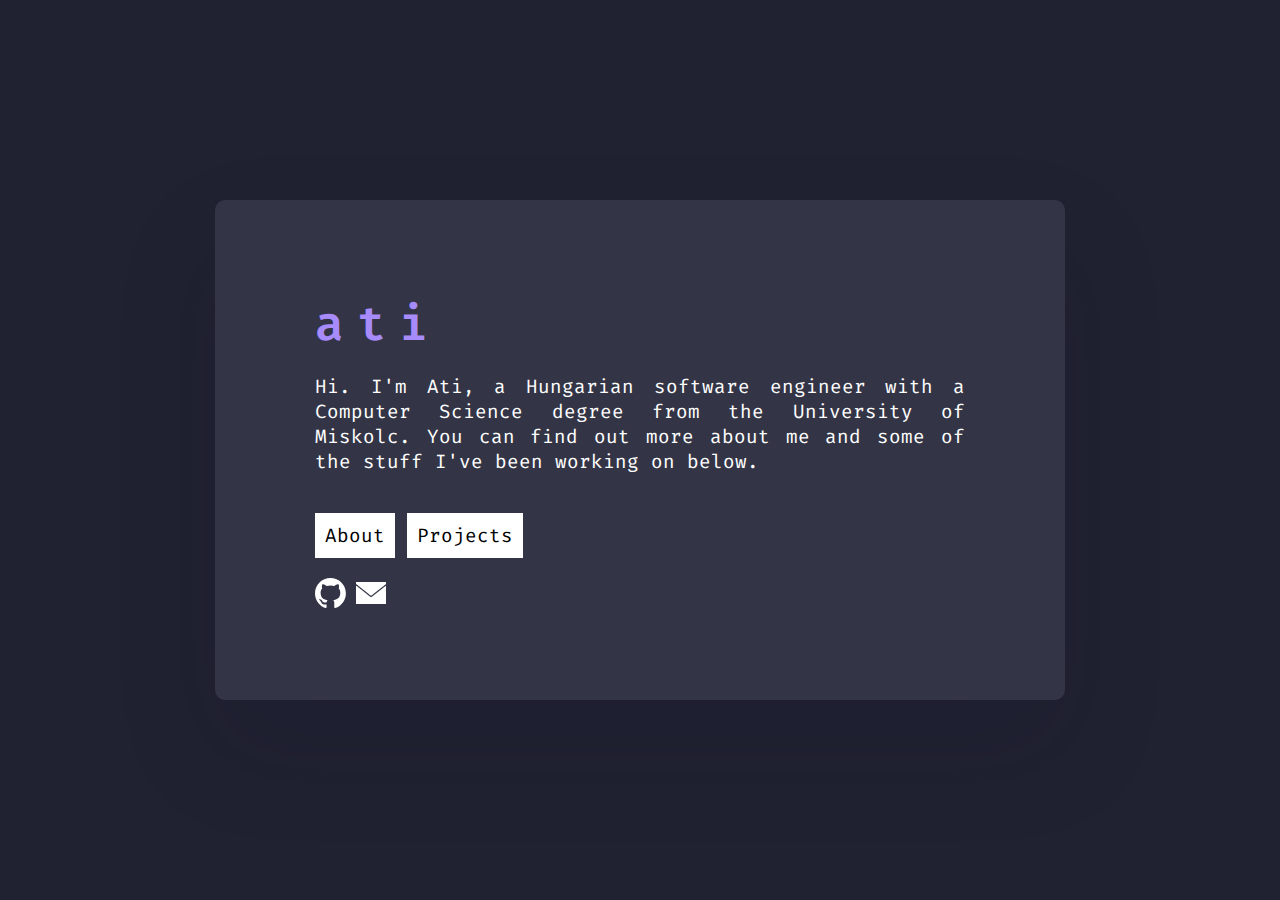
<file: index.html>
<!DOCTYPE html>
<html lang="en">
  <head>
    <meta charset="UTF-8" />
    <meta name="viewport" content="width=device-width, initial-scale=1.0" />
    <link rel="stylesheet" href="styles.css" />
    <title>ati: Home</title>
  </head>
  <body>
    <div class="home-container">
      <div class="welcome-card">
        <div class="logo">ati</div>
        <p>
          Hi. I'm Ati, a Hungarian software engineer with a Computer Science
          degree from the University of Miskolc. You can find out more about me
          and some of the stuff I've been working on below.
        </p>
        <div class="button-links">
          <a href="./pages/about.html"
            ><button class="welcome-card-btn">About</button>
          </a>
          <a href="./pages/projects.html">
            <button class="welcome-card-btn">Projects</button>
          </a>
        </div>
        <div class="icon-links">
          <a href="https://github.com/ati72" target="_blank">
            <img
              class="logo-icon"
              src="icons/github-mark-white.svg"
              alt="github logo"
            />
          </a>
          <a href="mailto:hegedusattila@protonmail.com">
            <img
              class="logo-icon"
              src="icons/email-icon.png"
              alt="email icon"
            />
          </a>
        </div>
      </div>
    </div>
  </body>
</html>
</file>
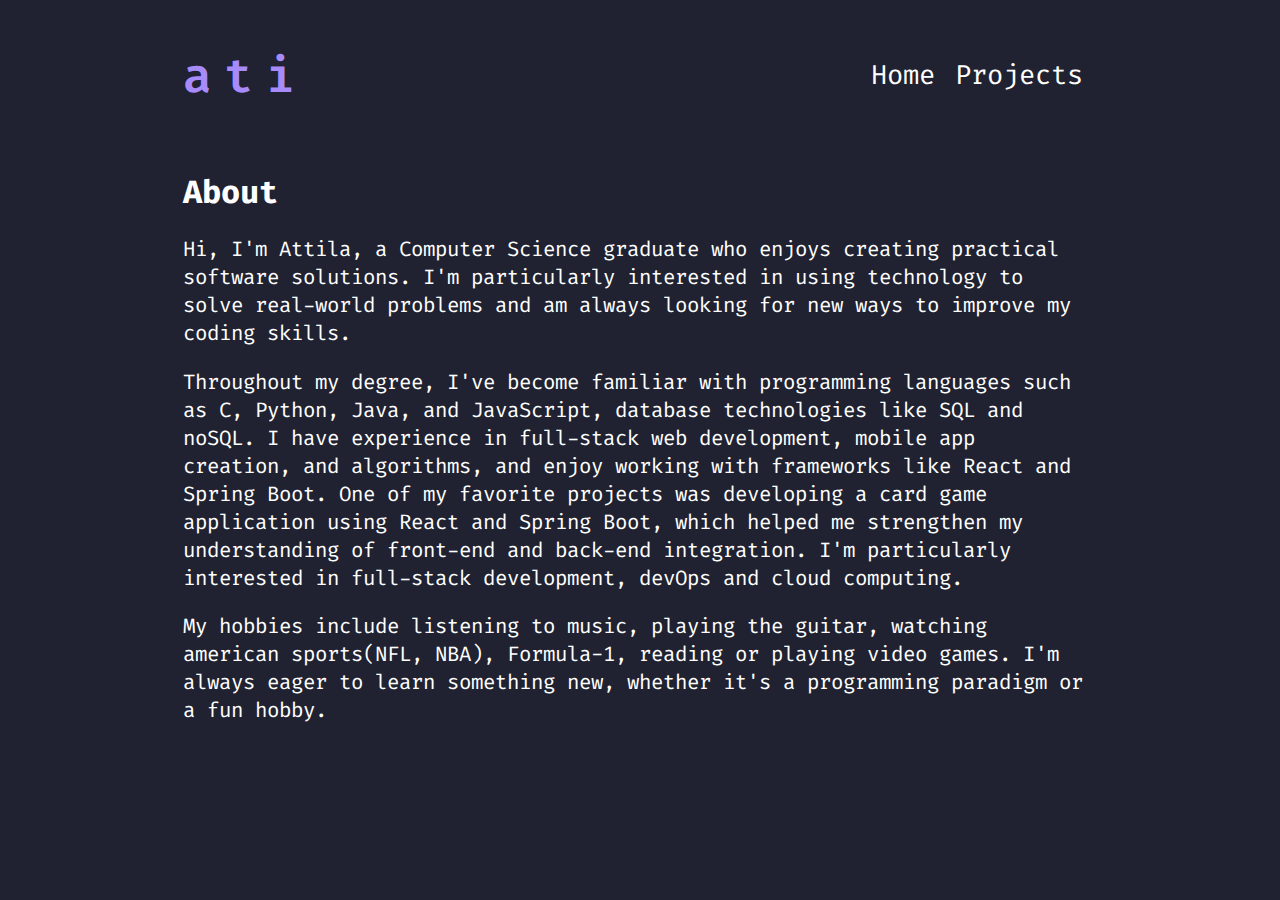
<file: pages/about.html>
<!DOCTYPE html>
<html lang="en">
  <head>
    <meta charset="UTF-8" />
    <meta name="viewport" content="width=device-width, initial-scale=1.0" />
    <link rel="stylesheet" href="about.css" />
    <title>ati: About</title>
  </head>
  <body>
    <div class="wrap">
      <div class="container">
        <nav class="navigation">
          <div class="logo-container">
            <div class="logo">ati</div>
          </div>
          <div class="link-container">
            <div>
              <a class="navi-link" href="../index.html">Home</a>
            </div>
            <div>
              <a class="navi-link" href="./projects.html">Projects</a>
            </div>
          </div>
        </nav>
        <main>
          <div class="title">
            <h1>About</h1>
          </div>
          <article style="font-size: 1.3em">
            <p>
              Hi, I'm Attila, a Computer Science graduate who enjoys creating
              practical software solutions. I'm particularly interested in using
              technology to solve real-world problems and am always looking for
              new ways to improve my coding skills.
            </p>
            <p>
              Throughout my degree, I've become familiar with programming
              languages such as C, Python, Java, and JavaScript, database
              technologies like SQL and noSQL. I have experience in full-stack
              web development, mobile app creation, and algorithms, and enjoy
              working with frameworks like React and Spring Boot. One of my
              favorite projects was developing a card game application using
              React and Spring Boot, which helped me strengthen my understanding
              of front-end and back-end integration. I'm particularly interested
              in full-stack development, devOps and cloud computing.
            </p>
            <p>
              My hobbies include listening to music, playing the guitar,
              watching american sports(NFL, NBA), Formula-1, reading or playing
              video games. I'm always eager to learn something new, whether it's
              a programming paradigm or a fun hobby.
            </p>
          </article>
        </main>
      </div>
    </div>
  </body>
</html>
</file>
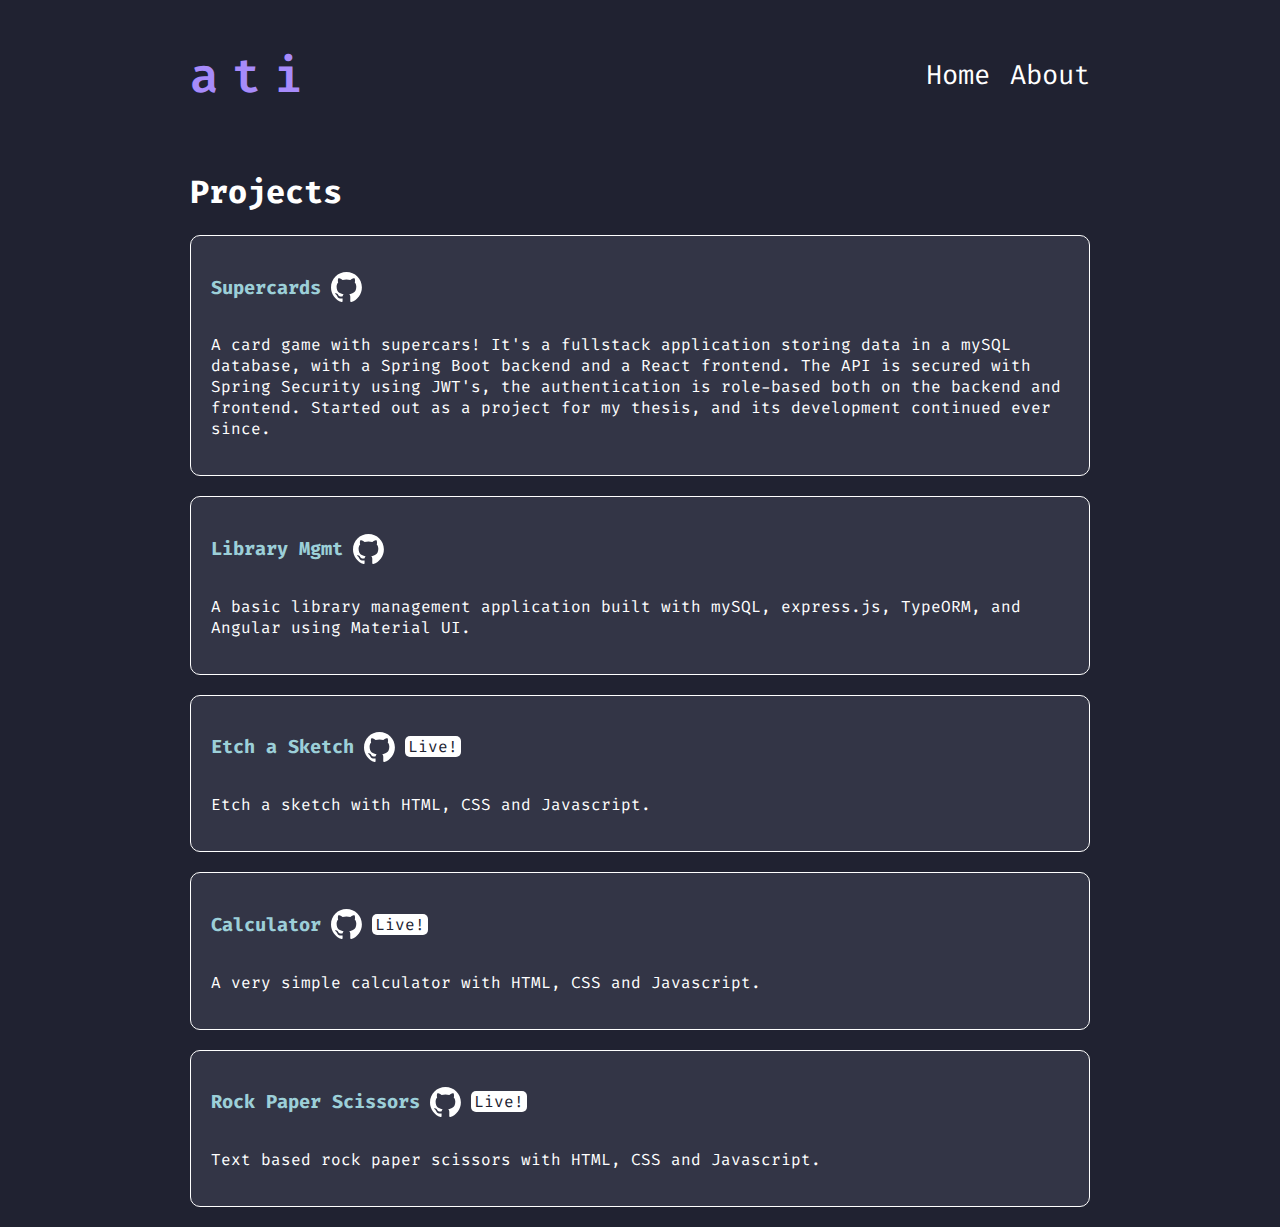
<file: pages/projects.html>
<!DOCTYPE html>
<html lang="en">
  <head>
    <meta charset="UTF-8" />
    <meta name="viewport" content="width=device-width, initial-scale=1.0" />
    <link rel="stylesheet" href="projects.css" />
    <title>ati: Projects</title>
  </head>
  <body>
    <div class="wrap">
      <div class="container">
        <nav class="navigation">
          <div class="logo-container">
            <div class="logo">ati</div>
          </div>
          <div class="link-container">
            <div>
              <a class="navi-link" href="../index.html">Home</a>
            </div>
            <div>
              <a class="navi-link" href="./about.html">About</a>
            </div>
          </div>
        </nav>
        <main>
          <div class="title">
            <h1>Projects</h1>
          </div>
          <article class="project-article">
            <div class="project-title">
              <h3>Supercards</h3>
              <a
                href="https://github.com/ati72/supercar-card-game"
                target="_blank"
                ><img
                  class="logo-icon"
                  src="../icons/github-mark-white.svg"
                  alt=""
              /></a>
            </div>
            <p>
              A card game with supercars! It's a fullstack application storing
              data in a mySQL database, with a Spring Boot backend and a React
              frontend. The API is secured with Spring Security using JWT's, the
              authentication is role-based both on the backend and frontend.
              Started out as a project for my thesis, and its development
              continued ever since.
            </p>
          </article>
          <article class="project-article">
            <div class="project-title">
              <h3>Library Mgmt</h3>
              <a
                href="https://github.com/ati72/d2ovj9_lev_infosys_library_mgmt"
                target="_blank"
                ><img
                  class="logo-icon"
                  src="../icons/github-mark-white.svg"
                  alt=""
              /></a>
            </div>
            <p>
              A basic library management application built with mySQL,
              express.js, TypeORM, and Angular using Material UI.
            </p>
          </article>
          <article class="project-article">
            <div class="project-title">
              <h3>Etch a Sketch</h3>
              <a href="https://github.com/ati72/etch-a-sketch" target="_blank"
                ><img
                  class="logo-icon"
                  src="../icons/github-mark-white.svg"
                  alt=""
              /></a>
              <a href="https://ati72.github.io/etch-a-sketch/" target="_blank">
                <div class="project-pill">Live!</div>
              </a>
            </div>
            <p>Etch a sketch with HTML, CSS and Javascript.</p>
          </article>
          <article class="project-article">
            <div class="project-title">
              <h3>Calculator</h3>
              <a href="https://github.com/ati72/calculator/" target="_blank"
                ><img
                  class="logo-icon"
                  src="../icons/github-mark-white.svg"
                  alt=""
              /></a>
              <a href="https://ati72.github.io/calculator/" target="_blank">
                <div class="project-pill">Live!</div>
              </a>
            </div>
            <p>A very simple calculator with HTML, CSS and Javascript.</p>
          </article>
          <article class="project-article">
            <div class="project-title">
              <h3>Rock Paper Scissors</h3>
              <a
                href="https://github.com/ati72/rock-paper-scissors"
                target="_blank"
                ><img
                  class="logo-icon"
                  src="../icons/github-mark-white.svg"
                  alt=""
              /></a>
              <a
                href="https://ati72.github.io/rock-paper-scissors/"
                target="_blank"
              >
                <div class="project-pill">Live!</div>
              </a>
            </div>
            <p>Text based rock paper scissors with HTML, CSS and Javascript.</p>
          </article>
        </main>
      </div>
    </div>
  </body>
</html>
</file>
<file: styles.css>
@import url("https://fonts.googleapis.com/css2?family=Fira+Code:wght@300..700&display=swap");

:root {
  --background: #202231;
  --background-light: #333546;
  --green: #9ccfd8;
  --blue: #5ba2d0;
  --purple: #a78bfa;
}

@layer reset {
  *,
  *::before,
  *::after {
    box-sizing: border-box;
  }

  body {
    margin: unset;
  }

  button,
  input,
  textarea,
  select {
    font: inherit;
  }

  img,
  picture,
  svg,
  canvas {
    display: block;
    max-inline-size: 100%;
    block-size: auto;
  }

  @media (prefers-reduced-motion: reduce) {
    *,
    *::before,
    *::after {
      animation-duration: 0.01ms !important;
      animation-iteration-count: 1 !important;
      transition-duration: 0.01ms !important;
      scroll-behavior: auto !important;
    }
  }
}

html {
  font-family: "Fira Code", monospace;
  background-color: var(--background);
  color: #fff;
}

a {
  text-decoration: none;
  color: #000;
}

.home-container {
  /* background-color: var(--green); */
  height: 100vh;
  display: flex;
  justify-content: center;
  align-items: center;
}

.welcome-card {
  display: flex;
  justify-content: center;
  flex-direction: column;
  background-color: var(--background-light);
  border-radius: 10px;
  padding: 32px 100px;
  font-size: 1.2rem;
  text-align: justify;
  height: 500px;
  width: 850px;
  box-shadow: rgba(17, 12, 46, 0.15) 0px 48px 100px 0px;
}

.logo {
  color: var(--purple);
  font-size: 3rem;
  font-weight: 600;
  letter-spacing: 0.8rem;
}

.button-links {
  padding-top: 20px;
}

.welcome-card-btn {
  border-radius: 0px;
  padding: 10px;
  background: #fff;
  border: none;
  /* -webkit-box-shadow: -8px 8px 0px -3px rgba(0, 0, 0, 1);
  -moz-box-shadow: -8px 8px 0px -3px rgba(0, 0, 0, 1);
  box-shadow: -8px 8px 0px -3px rgba(0, 0, 0, 1); */
}

.welcome-card-btn:hover {
  background-color: var(--green);
  cursor: pointer;
}

.icon-links {
  display: flex;
  padding-top: 20px;
}

.logo-icon {
  height: 30px;
  padding-right: 10px;
}

@media (max-width: 768px) {
  .welcome-card {
    padding: 24px 50px;
    font-size: 1rem;
    height: auto;
    width: 90%;
  }

  .logo {
    font-size: 2.5rem;
    letter-spacing: 0.5rem;
  }

  .button-links {
    padding-top: 15px;
  }
}

@media (max-width: 480px) {
  .welcome-card {
    padding: 16px 30px;
    font-size: 0.9rem;
  }

  .logo {
    font-size: 2rem;
    letter-spacing: 0.3rem;
  }

  .welcome-card-btn {
    padding: 8px;
  }
}
</file>
<file: pages/about.css>
@import url("https://fonts.googleapis.com/css2?family=Fira+Code:wght@300..700&display=swap");

:root {
  --background: #202231;
  --background-light: #333546;
  --green: #9ccfd8;
  --blue: #5ba2d0;
  --purple: #a78bfa;
}

@layer reset {
  *,
  *::before,
  *::after {
    box-sizing: border-box;
  }

  body {
    margin: unset;
  }

  button,
  input,
  textarea,
  select {
    font: inherit;
  }

  img,
  picture,
  svg,
  canvas {
    display: block;
    max-inline-size: 100%;
    block-size: auto;
  }

  @media (prefers-reduced-motion: reduce) {
    *,
    *::before,
    *::after {
      animation-duration: 0.01ms !important;
      animation-iteration-count: 1 !important;
      transition-duration: 0.01ms !important;
      scroll-behavior: auto !important;
    }
  }
}

html {
  font-family: "Fira Code", monospace;
  background-color: var(--background);
  color: #fff;
  scrollbar-gutter: stable;
}

.wrap {
  min-height: 100vh;
  display: flex;
  flex-direction: column;
  align-items: center;
}

.container {
  display: flex;
  align-items: center;
  flex-direction: column;
  max-width: 900px;
  width: 100%;
}

.navigation {
  display: flex;
  width: 100%;
  height: 150px;
  align-items: center;
  justify-content: space-between;
}

.link-container {
  display: flex;
  width: 50%;
  justify-content: flex-end;
}

.navi-link {
  text-decoration: none;
  font-size: 1.7rem;
  margin-left: 20px;
  color: #fff;
}

.navi-link:hover {
  color: var(--blue);
}

.logo {
  color: var(--purple);
  font-size: 3rem;
  font-weight: 600;
  letter-spacing: 0.8rem;
}

@media (max-width: 768px) {
  body {
    font-size: 1rem;
    padding: 0 25px;
  }

  .navigation {
    height: 120px;
    flex-direction: column;
    justify-content: center;
    align-items: center;
  }

  .link-container {
    width: 100%;
    justify-content: center;
    margin-top: 10px;
  }

  .navi-link {
    font-size: 1.5rem;
    margin-left: 10px;
  }

  .logo {
    font-size: 2.5rem;
    letter-spacing: 0.5rem;
    text-align: center;
  }
}

@media (max-width: 480px) {
  .navigation {
    height: auto;
    padding: 20px 0;
    flex-direction: column;
  }

  .link-container {
    width: 100%;
    justify-content: center;
    margin-top: 10px;
  }

  .navi-link {
    font-size: 1.3rem;
    margin-left: 5px;
  }

  .logo {
    font-size: 2rem;
    letter-spacing: 0.3rem;
    text-align: center;
  }
}
</file>
<file: pages/projects.css>
@import url("https://fonts.googleapis.com/css2?family=Fira+Code:wght@300..700&display=swap");

:root {
  --background: #202231;
  --background-light: #333546;
  --green: #9ccfd8;
  --blue: #5ba2d0;
  --purple: #a78bfa;
}

@layer reset {
  *,
  *::before,
  *::after {
    box-sizing: border-box;
  }

  body {
    margin: unset;
  }

  button,
  input,
  textarea,
  select {
    font: inherit;
  }

  img,
  picture,
  svg,
  canvas {
    display: block;
    max-inline-size: 100%;
    block-size: auto;
  }

  @media (prefers-reduced-motion: reduce) {
    *,
    *::before,
    *::after {
      animation-duration: 0.01ms !important;
      animation-iteration-count: 1 !important;
      transition-duration: 0.01ms !important;
      scroll-behavior: auto !important;
    }
  }
}

html {
  font-family: "Fira Code", monospace;
  background-color: var(--background);
  color: #fff;
}

a {
  text-decoration: none;
}

.wrap {
  min-height: 100vh;
  display: flex;
  flex-direction: column;
  align-items: center;
}

.container {
  display: flex;
  align-items: center;
  flex-direction: column;
  max-width: 900px;
  width: 100%;
}

.navigation {
  display: flex;
  width: 100%;
  height: 150px;
  align-items: center;
  justify-content: space-between;
}

.link-container {
  display: flex;
  width: 50%;
  justify-content: flex-end;
}

.navi-link {
  text-decoration: none;
  font-size: 1.7rem;
  margin-left: 20px;
  color: #fff;
}

.navi-link:hover {
  color: var(--blue);
}

.logo {
  color: var(--purple);
  font-size: 3rem;
  font-weight: 600;
  letter-spacing: 0.8rem;
}

.project-article {
  background: var(--background-light);
  border: 1px solid #fff;
  border-radius: 10px;
  padding: 20px;
  margin-bottom: 20px;
}

.logo-icon {
  margin-left: 10px;
  height: 30px;
}

.project-title {
  display: flex;
  align-items: center;
  color: var(--green);
}

.project-pill {
  margin-left: 10px;
  color: var(--background);
  background-color: #fff;
  padding-left: 3px;
  padding-right: 3px;
  border-radius: 5px;
}

.project-pill:hover {
  background-color: var(--blue);
}

@media (max-width: 768px) {
  body {
    padding: 0 25px;
  }

  .navigation {
    height: 120px;
    flex-direction: column;
    justify-content: center;
  }

  .link-container {
    width: 100%;
    justify-content: center;
    margin-top: 10px;
  }

  .navi-link {
    font-size: 1.5rem;
    margin-left: 10px;
  }

  .logo {
    font-size: 2.5rem;
    letter-spacing: 0.5rem;
  }

  .project-article {
    padding: 15px;
    margin-bottom: 15px;
  }

  .project-title {
    font-size: 1.2rem;
  }

  .project-pill {
    font-size: 0.9rem;
  }

  .logo-icon {
    height: 25px;
    margin-left: 5px;
  }
}

@media (max-width: 480px) {
  .navigation {
    height: auto;
    padding: 20px 0;
    flex-direction: column;
  }

  .link-container {
    width: 100%;
    justify-content: center;
    margin-top: 10px;
  }

  .navi-link {
    font-size: 1.3rem;
    margin-left: 5px;
  }

  .logo {
    font-size: 2rem;
    letter-spacing: 0.3rem;
  }

  .project-article {
    padding: 10px;
  }

  .project-title {
    font-size: 1rem;
  }

  .project-pill {
    font-size: 0.8rem;
    margin-left: 5px;
  }

  .logo-icon {
    height: 20px;
    margin-left: 5px;
  }
}
</file>
